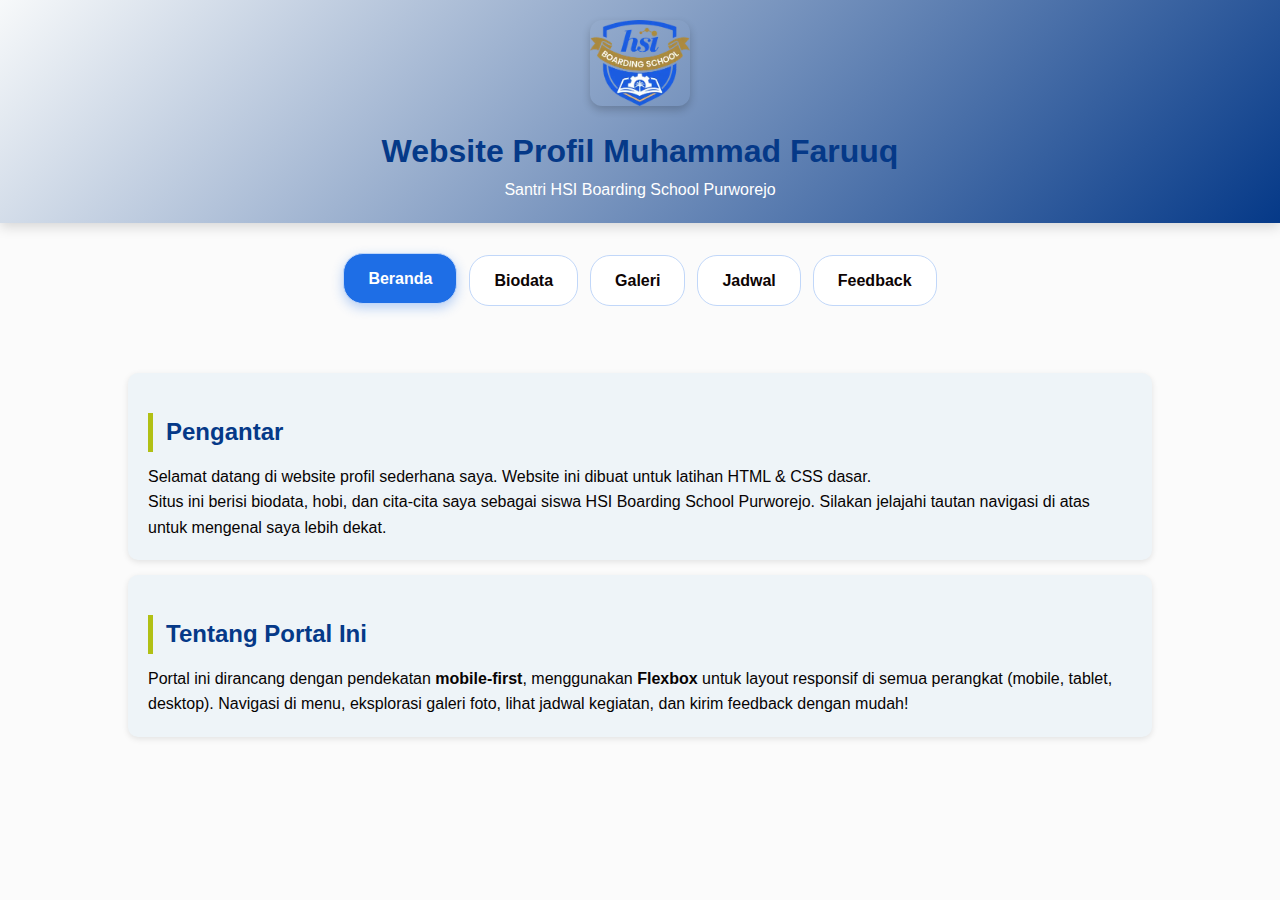
<file: index.html>
<!DOCTYPE html>
<html lang="id">
<head>
  <meta charset="UTF-8">
  <meta name="viewport" content="width=device-width, initial-scale=1.0">
  <title>Website Profil - Muhammad Faruuq</title>
  <link rel="stylesheet" href="style.css">
</head>
<body>
  <header>
    <img src="images/logo sma it hsi.webp" alt="Logo HSI" class="logo">
    <h1>Website Profil Muhammad Faruuq</h1>
    <p>Santri HSI Boarding School Purworejo</p>
  </header>

  <nav>
    <a href="index.html" class="active">Beranda</a>
    <a href="biodata.html">Biodata</a>
    <a href="galeri.html">Galeri</a>
    <a href="jadwal.html">Jadwal</a>
    <a href="feedback.html">Feedback</a>
  </nav>

  <main>
    <div class="card">
      <h2>Pengantar</h2>
      <p>Selamat datang di website profil sederhana saya. Website ini dibuat untuk latihan HTML & CSS dasar.</p>
      <p>Situs ini berisi biodata, hobi, dan cita-cita saya sebagai siswa HSI Boarding School Purworejo. Silakan jelajahi tautan navigasi di atas untuk mengenal saya lebih dekat.</p>
    </div>

    <div class="card">
      <h2 class="box-title">Tentang Portal Ini</h2>
      <p>Portal ini dirancang dengan pendekatan <strong>mobile-first</strong>, menggunakan <strong>Flexbox</strong> untuk layout responsif di semua perangkat (mobile, tablet, desktop). Navigasi di menu, eksplorasi galeri foto, lihat jadwal kegiatan, dan kirim feedback dengan mudah!</p>
    </div>
  </main>
</body>
</html>
</file>
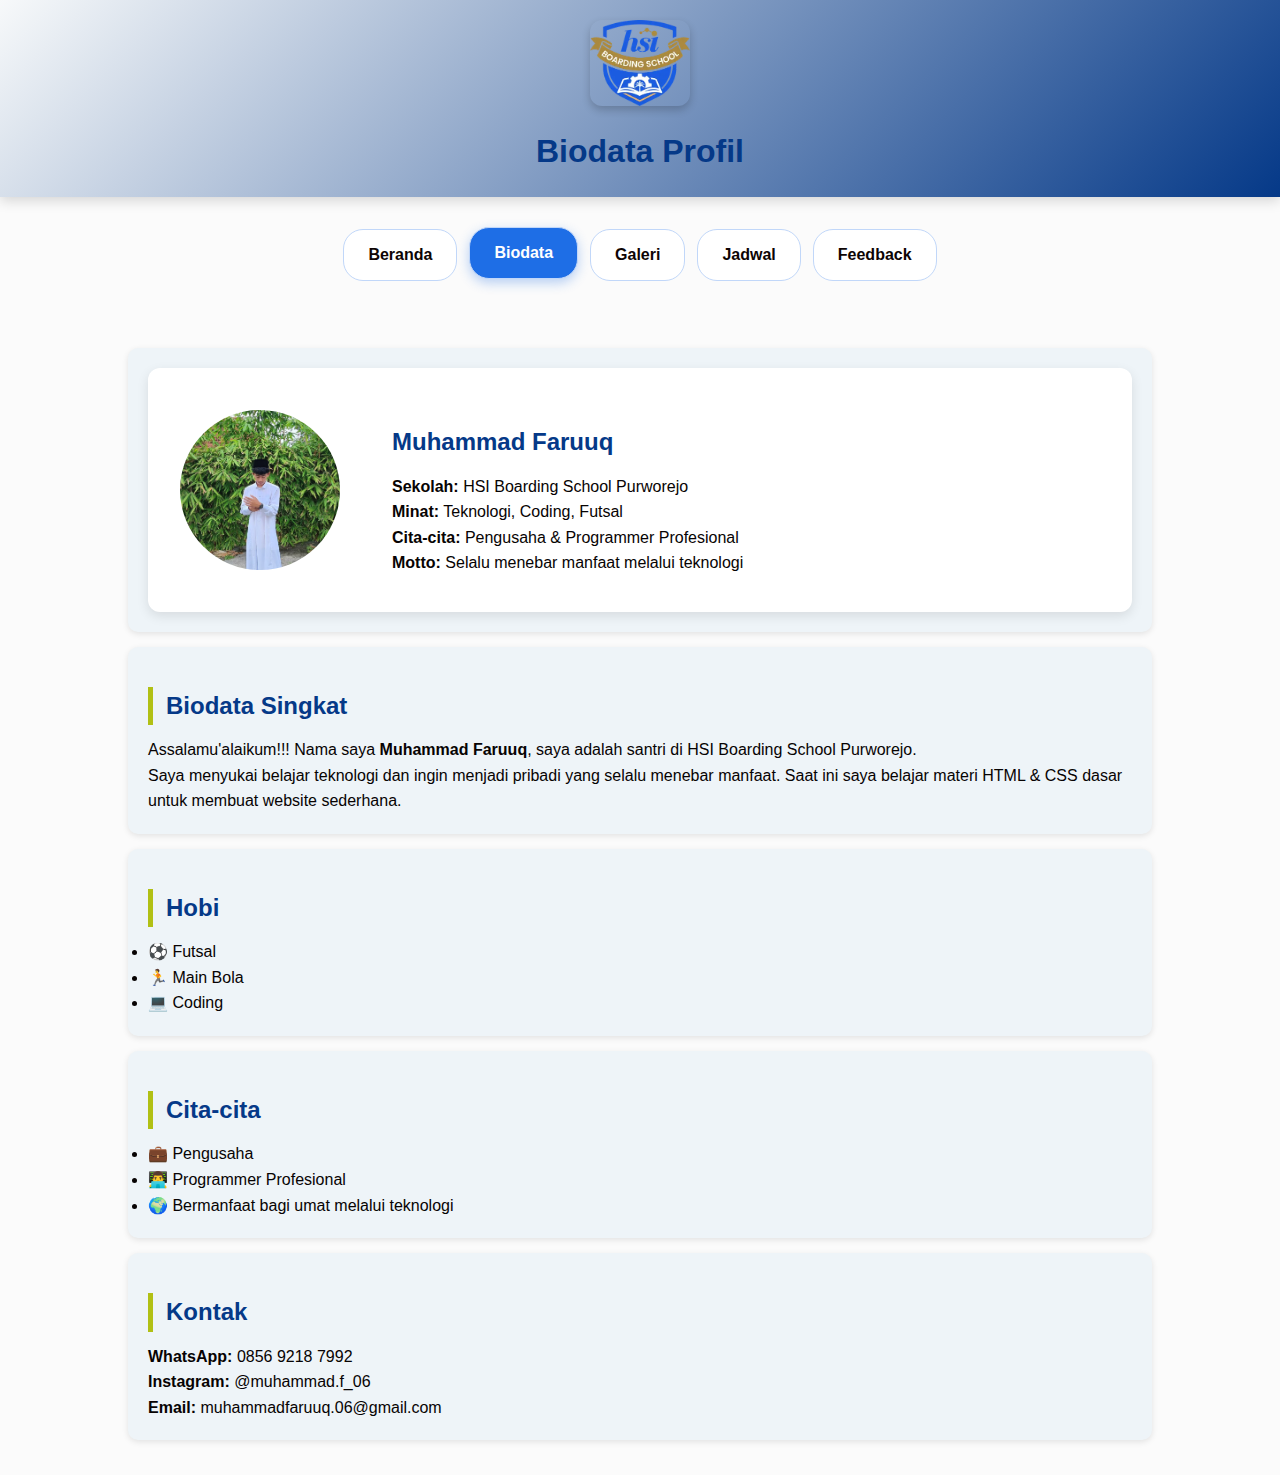
<file: biodata.html>
<!DOCTYPE html>
<html lang="id">
<head>
  <meta charset="UTF-8">
  <meta name="viewport" content="width=device-width, initial-scale=1.0">
  <title>Biodata - Muhammad Faruuq</title>
  <link rel="stylesheet" href="style.css">
</head>
<body>
  <header>
    <img src="images/logo sma it hsi.webp" alt="Logo HSI" class="logo">
    <h1>Biodata Profil</h1>
  </header>

  <nav>
    <a href="index.html">Beranda</a>
    <a href="biodata.html" class="active">Biodata</a>
    <a href="galeri.html">Galeri</a>
    <a href="jadwal.html">Jadwal</a>
    <a href="feedback.html">Feedback</a>
  </nav>

  <main>
    <div class="card">
      <!-- Profil Responsif: Stack di mobile, 2 kolom di tablet/desktop -->
      <div class="profile">
        <img src="images/photo_2025-10-03_19-41-43.jpg" alt="Foto Muhammad Faruuq" class="foto">
        <div class="profile-details">
          <h2>Muhammad Faruuq</h2>
          <p><strong>Sekolah:</strong> HSI Boarding School Purworejo</p>
          <p><strong>Minat:</strong> Teknologi, Coding, Futsal</p>
          <p><strong>Cita-cita:</strong> Pengusaha & Programmer Profesional</p>
          <p><strong>Motto:</strong> Selalu menebar manfaat melalui teknologi</p>
        </div>
      </div>
    </div>

    <div class="card">
      <h2>Biodata Singkat</h2>
      <p>Assalamu'alaikum!!! Nama saya <strong>Muhammad Faruuq</strong>, saya adalah santri di HSI Boarding School Purworejo.</p>
      <p>Saya menyukai belajar teknologi dan ingin menjadi pribadi yang selalu menebar manfaat. Saat ini saya belajar materi HTML & CSS dasar untuk membuat website sederhana.</p>
    </div>

    <div class="card">
      <h2>Hobi</h2>
      <ul>
        <li>⚽ Futsal</li>
        <li>🏃 Main Bola</li>
        <li>💻 Coding</li>
      </ul>
    </div>

    <div class="card">
      <h2>Cita-cita</h2>
      <ul>
        <li>💼 Pengusaha</li>
        <li>👨‍💻 Programmer Profesional</li>
        <li>🌍 Bermanfaat bagi umat melalui teknologi</li>
      </ul>
    </div>

    <div class="card">
      <h2>Kontak</h2>
      <p><strong>WhatsApp:</strong> 0856 9218 7992</p>
      <p><strong>Instagram:</strong> @muhammad.f_06</p>
      <p><strong>Email:</strong> muhammadfaruuq.06@gmail.com</p>
    </div>
  </main>
</body>
</html>
</file>
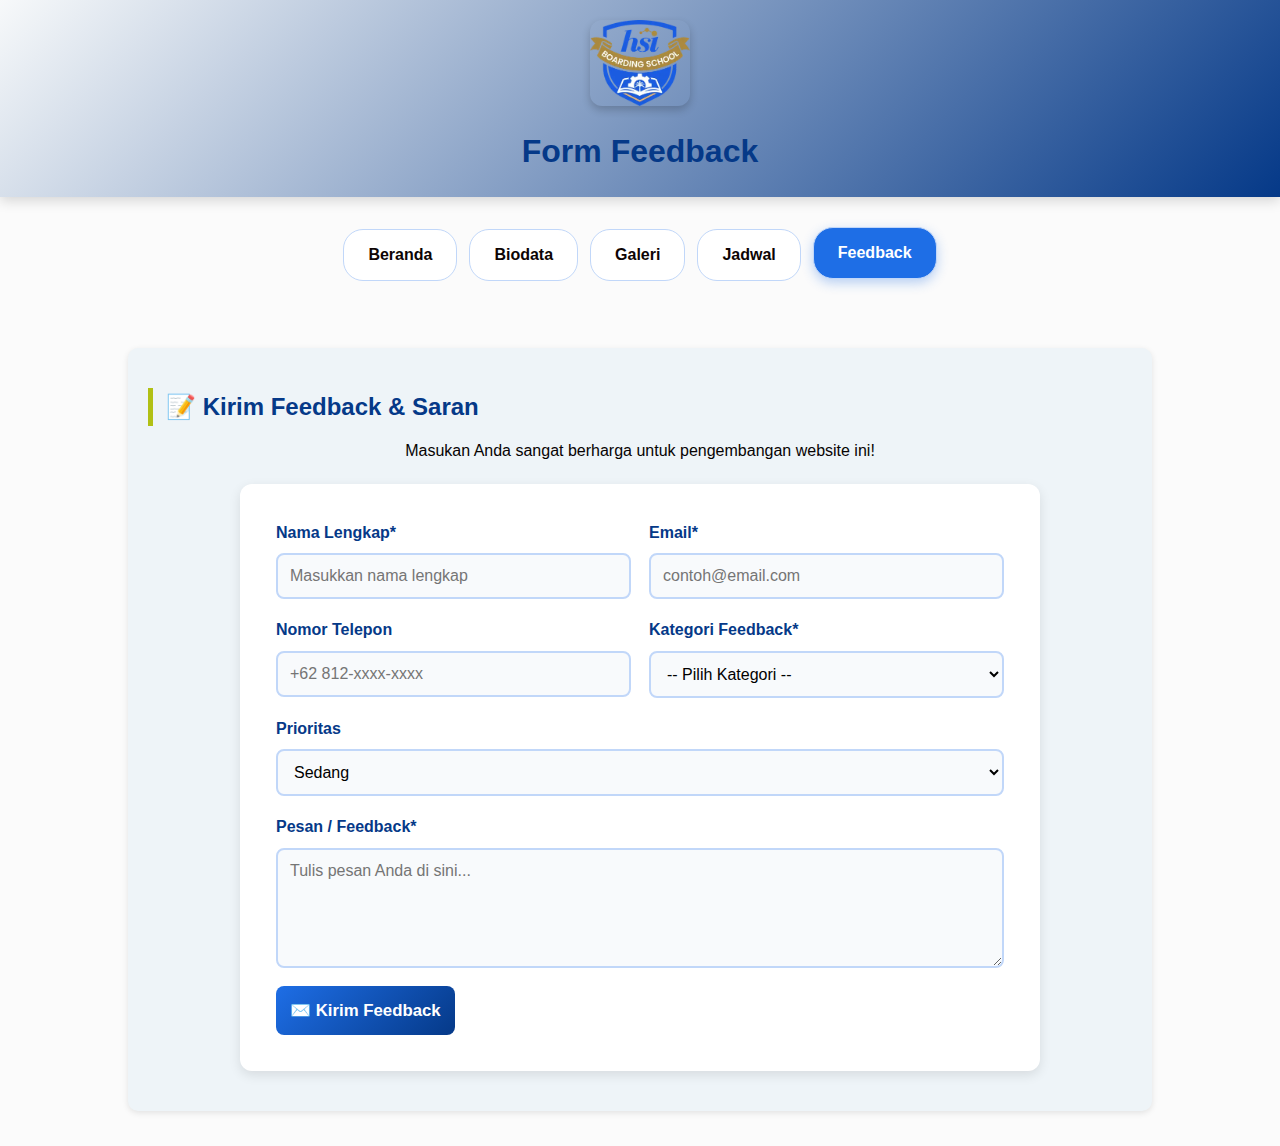
<file: feedback.html>
<!DOCTYPE html>
<html lang="id">
<head>
  <meta charset="UTF-8">
  <meta name="viewport" content="width=device-width, initial-scale=1.0">
  <title>Feedback - Muhammad Faruuq</title>
  <link rel="stylesheet" href="style.css">
</head>
<body>
  <header>
    <img src="images/logo sma it hsi.webp" alt="Logo HSI" class="logo">
    <h1>Form Feedback</h1>
  </header>

  <nav>
    <a href="index.html">Beranda</a>
    <a href="biodata.html">Biodata</a>
    <a href="galeri.html">Galeri</a>
    <a href="jadwal.html">Jadwal</a>
    <a href="feedback.html" class="active">Feedback</a>
  </nav>

  <main>
    <div class="card">
      <h2>📝 Kirim Feedback & Saran</h2>
      <p class="text-center">Masukan Anda sangat berharga untuk pengembangan website ini!</p>
      
      <!-- Form dengan validasi HTML dasar -->
      <form action="#" method="post">
        <div class="form-group">
          <label for="nama">Nama Lengkap*</label>
          <input type="text" id="nama" name="nama" placeholder="Masukkan nama lengkap" required>
        </div>
        
        <div class="form-group">
          <label for="email">Email*</label>
          <input type="email" id="email" name="email" placeholder="contoh@email.com" required>
        </div>
        
        <div class="form-group">
          <label for="telepon">Nomor Telepon</label>
          <input type="tel" id="telepon" name="telepon" placeholder="+62 812-xxxx-xxxx" pattern="[0-9+\-\s]+">
        </div>
        
        <div class="form-group">
          <label for="kategori">Kategori Feedback*</label>
          <select name="kategori" id="kategori" required>
            <option value="">-- Pilih Kategori --</option>
            <option value="kritik">Kritik</option>
            <option value="saran">Saran</option>
            <option value="dukungan">Dukungan</option>
            <option value="pertanyaan">Pertanyaan</option>
          </select>
        </div>
        
        <div class="form-group">
          <label for="prioritas">Prioritas</label>
          <select name="prioritas" id="prioritas">
            <option value="rendah">Rendah</option>
            <option value="sedang" selected>Sedang</option>
            <option value="tinggi">Tinggi</option>
          </select>
        </div>
        
        <!-- Textarea melebar penuh (class full-width di tablet/desktop) -->
        <div class="form-group full-width">
          <label for="pesan">Pesan / Feedback*</label>
          <textarea id="pesan" name="pesan" placeholder="Tulis pesan Anda di sini..." required minlength="10"></textarea>
        </div>
        
        <input type="submit" value="✉️ Kirim Feedback">
      </form>
    </div>
  </main>
</body>
</html>
</file>
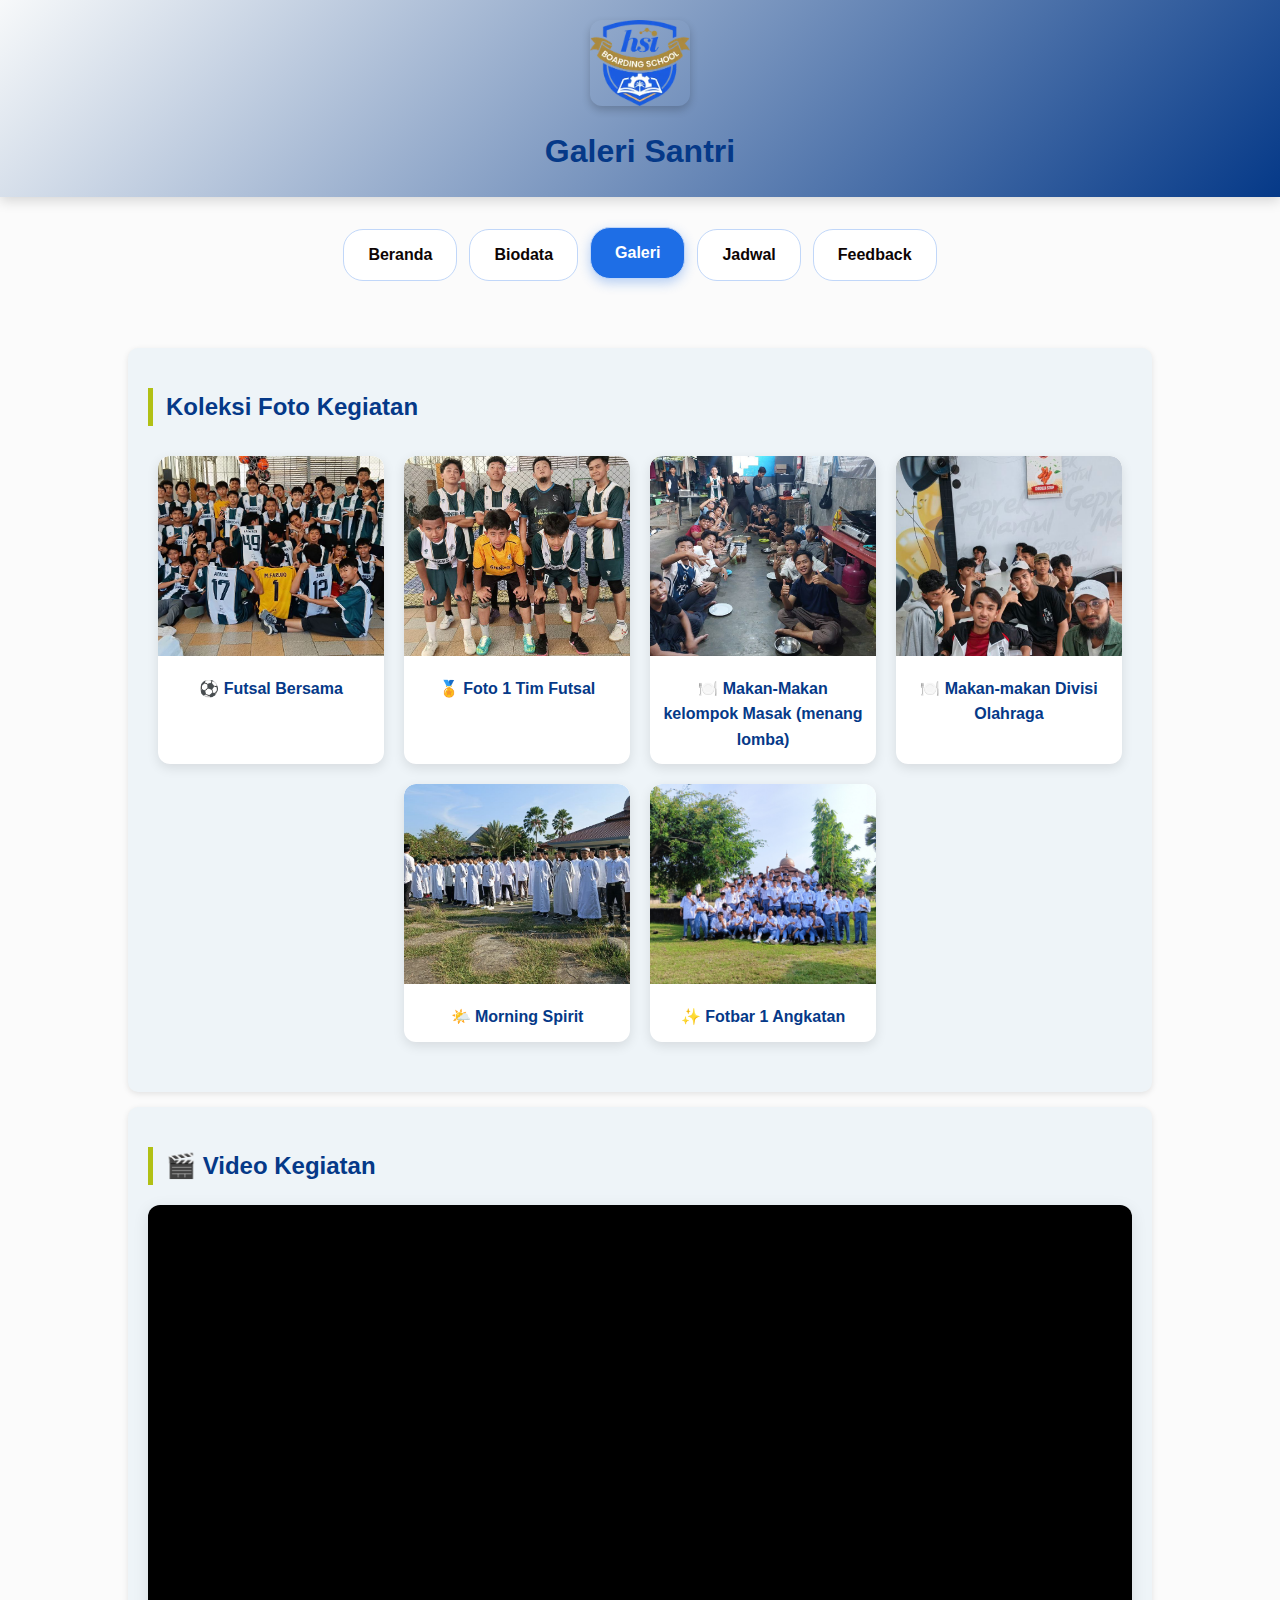
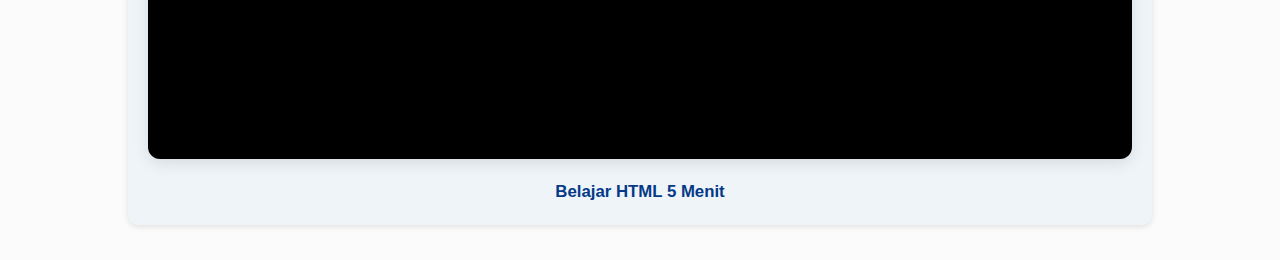
<file: galeri.html>
<!DOCTYPE html>
<html lang="id">
<head>
  <meta charset="UTF-8">
  <meta name="viewport" content="width=device-width, initial-scale=1.0">
  <title>Galeri - Muhammad Faruuq</title>
  <link rel="stylesheet" href="style.css">
</head>
<body>
  <header>
    <img src="images/logo sma it hsi.webp" alt="Logo HSI" class="logo">
    <h1>Galeri Santri</h1>
  </header>

  <nav>
    <a href="index.html">Beranda</a>
    <a href="biodata.html">Biodata</a>
    <a href="galeri.html" class="active">Galeri</a>
    <a href="jadwal.html">Jadwal</a>
    <a href="feedback.html">Feedback</a>
  </nav>

  <main>
    <div class="card">
      <h2>Koleksi Foto Kegiatan</h2>
      <!-- Galeri Flexbox: 1 kolom mobile, 2 kolom tablet, 3-4 kolom desktop -->
      <div class="galeri">
        <div class="galeri-item">
          <img src="images/photo_2025-10-03_19-43-27.jpg" alt="Futsal Bersama">
          <div class="caption">⚽ Futsal Bersama</div>
        </div>
        <div class="galeri-item">
          <img src="images/photo_2025-10-03_19-44-12.jpg" alt="Foto 1 tim futsal">
          <div class="caption">🏅 Foto 1 Tim Futsal</div>
          </div>
        <div class="galeri-item"> 
          <img src="images/photo_2025-10-07_20-22-23.jpg" alt="makan-makan kelompok masak">
          <div class="caption">🍽️ Makan-Makan kelompok Masak (menang lomba)</div>
        </div>
        <div class="galeri-item">
          <img src="images/photo_2025-11-02_18-48-06.jpg" alt="Praktik Coding">
          <div class="caption">🍽️ Makan-makan Divisi Olahraga </div>
        </div>
        <div class="galeri-item">
          <img src="images/photo_2025-10-07_20-23-33.jpg" alt="Kegiatan Morning Spirit">
          <div class="caption">🌤️ Morning Spirit</div>
        </div>
        <div class="galeri-item">
          <img src="images/photo_2025-10-20_08-04-42.jpg" alt="Fhoto 1 angkatan">
          <div class="caption">✨ Fotbar 1 Angkatan</div>
        </div>
      </div>
    </div>
    <!-- karya vidio -->
     <div class="card">
  <h2>🎬 Video Kegiatan</h2>
  <div class="video-responsive">
    <iframe
      src="https://www.youtube.com/embed/sBws8MSXN7A"
      title="Contoh Video Belajar HTML"
      frameborder="0"
      allow="accelerometer; autoplay; clipboard-write; encrypted-media; gyroscope; picture-in-picture"
      allowfullscreen>
    </iframe>
  </div>
  <p class="video-caption">Belajar HTML 5 Menit</p>
</div>
  </main>
</body>
</html>
</file>
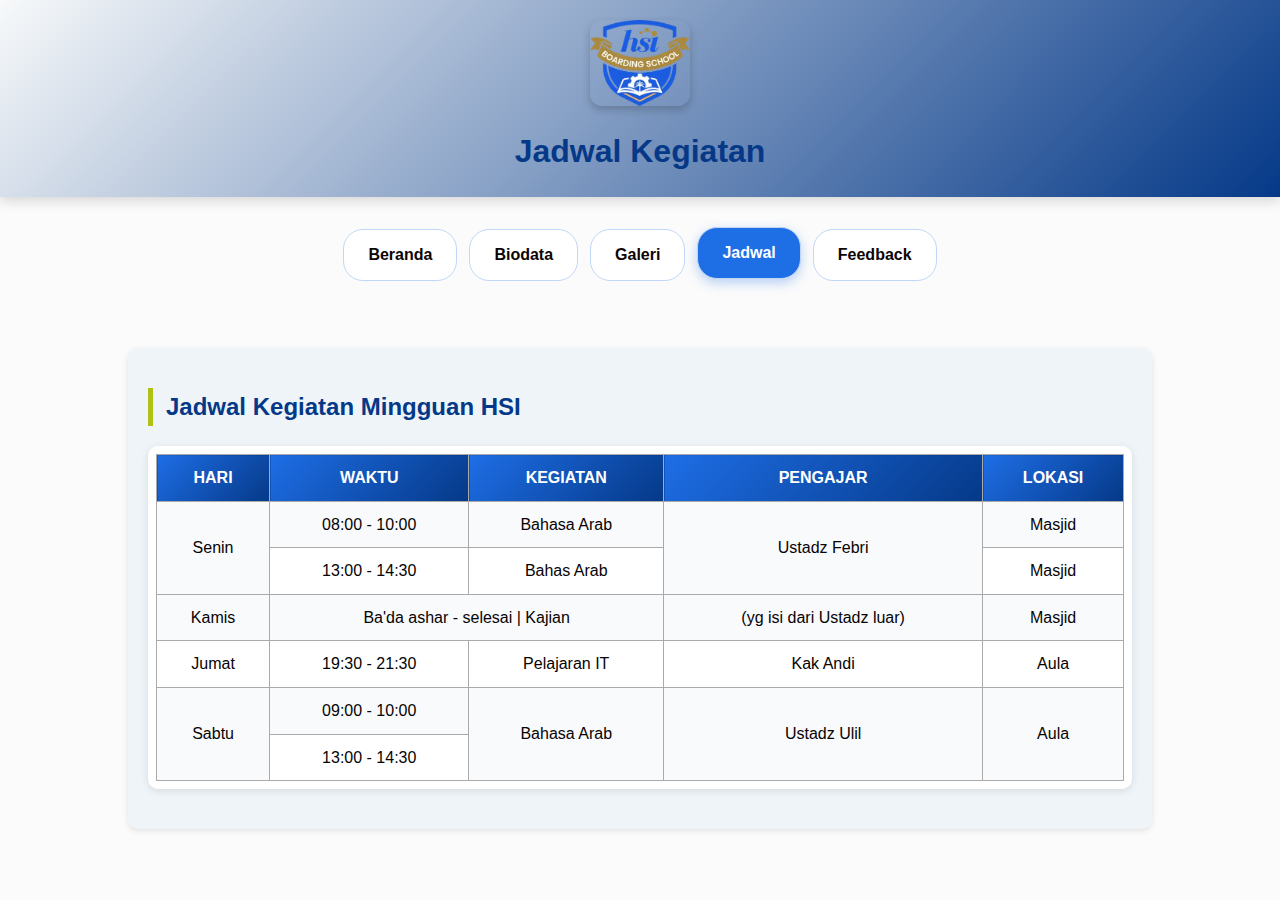
<file: jadwal.html>
<!DOCTYPE html>
<html lang="id">
<head>
  <meta charset="UTF-8">
  <meta name="viewport" content="width=device-width, initial-scale=1.0">
  <title>Jadwal - Muhammad Faruuq</title>
  <link rel="stylesheet" href="style.css">
</head>
<body>
  <header>
    <img src="images/logo sma it hsi.webp" alt="Logo HSI" class="logo">
    <h1>Jadwal Kegiatan</h1>
  </header>

  <nav>
    <a href="index.html">Beranda</a>
    <a href="biodata.html">Biodata</a>
    <a href="galeri.html">Galeri</a>
    <a href="jadwal.html" class="active">Jadwal</a>
    <a href="feedback.html">Feedback</a>
  </nav>

  <main>
    <div class="card">
      <h2>Jadwal Kegiatan Mingguan HSI</h2>
      <!-- Tabel dengan overflow-x auto di mobile -->
      <div class="table-wrap">
        <table>
          <thead>
            <tr>
              <th>Hari</th>
              <th>Waktu</th>
              <th>Kegiatan</th>
              <th>Pengajar</th>
              <th>Lokasi</th>
            </tr>
          </thead>
          <tbody>
            <!-- Rowspan: Senin 2 baris -->
            <tr>
              <td rowspan="2">Senin</td>
              <td>08:00 - 10:00</td>
              <td>Bahasa Arab</td>
              <td rowspan="2">Ustadz Febri</td>
              <td>Masjid</td>
            </tr>
            <tr>
              <td>13:00 - 14:30</td>
              <td>Bahas Arab</td>
              <td>Masjid </td>
            </tr>
            
            <!-- Colspan: Rabu -->
            <tr>
              <td>Kamis</td>
              <td colspan="2">Ba'da ashar - selesai | Kajian</td>
              <td>(yg isi dari Ustadz luar)</td>
              <td>Masjid </td>
            </tr>
            
            <!-- Jumat -->
            <tr>
              <td>Jumat</td>
              <td>19:30 - 21:30</td>
              <td>Pelajaran IT</td>
              <td>Kak Andi</td>
              <td>Aula</td>
            </tr>
            
            <!-- Sabtu dengan rowspan -->
            <tr>
              <td rowspan="2">Sabtu</td>
              <td>09:00 - 10:00</td>
              <td rowspan="2">Bahasa Arab</td>
              <td rowspan="2">Ustadz Ulil</td>
              <td rowspan="2">Aula</td>
            </tr>
            <tr>
              <td>13:00 - 14:30</td>
            </tr>
          </tbody>
        </table>
      </div>
    </div>
  </main>
</body>
</html>
</file>
<file: style.css>
/* ===========================
   RESET & BASE STYLES (MOBILE FIRST)
   =========================== */
* {
  margin: 0;
  padding: 0;
  box-sizing: border-box;
}

body {
  font-family: Arial, sans-serif;
  background: #fbfbfb;
  color: #070303;
  line-height: 1.6;
}

.container {
  max-width: 1200px;
  margin: 0 auto;
  padding: 16px;
}

/* ===========================
   HEADER & LOGO
   =========================== */
header {
  text-align: center;
  padding: 20px;
  background: linear-gradient(135deg, #f7f9fa 0%, #053988 100%);
  color: #fff;
  box-shadow: 0 4px 12px rgba(0,0,0,0.15);
}

.logo {
  width: 100px;
  border-radius: 12px;
  margin-bottom: 12px;
  box-shadow: 0 4px 8px rgba(0,0,0,0.2);
}

/* ===========================
   NAVIGASI FLEXBOX RESPONSIF
   =========================== */
nav {
  display: flex;
  flex-wrap: wrap; /* Responsif di mobile */
  justify-content: center;
  gap: 8px;
  margin: 20px 0;
  padding: 12px;
}

nav a {
  text-decoration: none;
  padding: 10px 18px;
  border-radius: 20px;
  background: #fff;
  color: #0d0404;
  border: 1px solid #c1d7f9;
  font-weight: 600;
  transition: all 0.3s ease;
}

nav a:hover,
nav a.active {
  background: #1e6ee6;
  color: #fff;
  transform: translateY(-2px);
  box-shadow: 0 4px 12px rgba(30,110,230,0.3);
}

/* ===========================
   MAIN CONTENT
   =========================== */
main {
  width: 90%;
  margin: auto;
  padding: 20px 0;
}

.card {
  background: #eef4f8;
  border-radius: 10px;
  padding: 20px;
  margin: 15px 0;
  box-shadow: 0 2px 6px rgba(0,0,0,0.1);
}

/* ===========================
   JUDUL DENGAN BORDER-LEFT
   =========================== */
h1, h2 {
  color: #053988;
}

h2 {
  border-left: 5px solid #b1c015;
  padding-left: 13px;
  margin: 20px 0 12px 0;
}

/* ===========================
   BIODATA/PROFIL RESPONSIF
   =========================== */
.profile {
  display: flex;
  flex-direction: column; /* Mobile: stack vertikal */
  align-items: center;
  gap: 20px;
  background: #fff;
  padding: 24px;
  border-radius: 12px;
  box-shadow: 0 4px 12px rgba(0,0,0,0.1);
}

/* Foto bulat di biodata */
.foto {
  border-radius: 50%;
  width: 120px;
  height: 120px;
  margin: 10px 0;
  object-fit: cover;
  transition: transform 0.3s; /* agar animasinya halus */
}

/* Efek hover pada parent .profile agar gambar ikut membesar */
.profile:hover .foto {
  transform: scale(1.08);
  box-shadow: 0 6px 20px rgba(30,110,230,0.15);
}

.profile-details {
  text-align: center;
}

.profile-details h2 {
  border-left: none;
  padding-left: 0;
  margin-bottom: 12px;
}

/* ===========================
   GALERI FLEXBOX RESPONSIF
   =========================== */
.galeri {
  display: flex;
  flex-wrap: wrap; /* Agar responsif */
  gap: 20px;
  justify-content: center;
  padding: 10px;
  margin: 20px 0;
}

.galeri-item {
  background: #fff;
  border-radius: 12px;
  overflow: hidden;
  box-shadow: 0 4px 12px rgba(0,0,0,0.1);
  width: 100%; /* Mobile: 1 kolom penuh */
  transition: transform 0.3s ease, box-shadow 0.3s ease;
}

.galeri-item:hover {
  transform: translateY(-8px);
  box-shadow: 0 8px 20px rgba(0,0,0,0.15);
}

.galeri-item img {
  width: 100%;
  height: 200px;
  object-fit: cover;
  border-radius: 12px 12px 0 0;
}

.galeri-item .caption {
  padding: 12px;
  text-align: center;
  font-weight: 600;
  color: #053988;
}
.video-responsive {
  position: relative;
  padding-bottom: 56.25%; /* 16:9 aspect ratio */
  height: 0;
  overflow: hidden;
  border-radius: 12px;
  box-shadow: 0 4px 16px rgba(0,0,0,0.10);
  background: #000;
  margin: 20px 0;
}

.video-responsive iframe {
  position: absolute;
  top: 0;
  left: 0;
  width: 100%;
  height: 100%;
  border-radius: 12px;
  border: none;
}

.video-caption {
  text-align: center;
  margin-top: 12px;
  font-weight: 600;
  color: #053988;
  font-size: 1.05em;
}


/* ===========================
   TABEL RESPONSIF
   =========================== */
.table-wrap {
  overflow-x: auto; /* Scroll horizontal di mobile */
  background: #fff;
  border-radius: 10px;
  box-shadow: 0 2px 8px rgba(0,0,0,0.1);
  margin: 20px 0;
  padding: 8px;
}

table {
  width: 100%;
  min-width: 600px;
  border-collapse: collapse;
}

table, th, td {
  border: 1px solid #aaa;
  text-align: center;
  padding: 10px;
}

th {
  background: linear-gradient(135deg, #1e6ee6 0%, #053988 100%);
  color: #fff;
  font-weight: 600;
  text-transform: uppercase;
}

td {
  background: #f8fafc;
}

tr:nth-child(even) td {
  background: #fff;
}

/* ===========================
   FORM FEEDBACK LENGKAP
   =========================== */
form {
  background: #fff;
  padding: 28px;
  border-radius: 12px;
  box-shadow: 0 4px 12px rgba(0,0,0,0.1);
  display: flex;
  flex-direction: column; /* Mobile: 1 kolom */
  gap: 18px;
}

.form-group {
  display: flex;
  flex-direction: column;
  gap: 8px;
}

label {
  font-weight: 600;
  color: #053988;
}

input, select, textarea {
  padding: 12px;
  border-radius: 8px;
  border: 2px solid #c1d7f9;
  font-size: 1em;
  font-family: inherit;
  background: #f8fafc;
  transition: border-color 0.3s ease, box-shadow 0.3s ease;
}

input:focus, select:focus, textarea:focus {
  outline: none;
  border-color: #1e6ee6;
  box-shadow: 0 0 0 3px rgba(30,110,230,0.15);
  background: #fff;
}

textarea {
  resize: vertical;
  min-height: 120px;
}

input[type="submit"] {
  background: linear-gradient(135deg, #1e6ee6 0%, #053988 100%);
  color: #fff;
  border: none;
  font-weight: 600;
  cursor: pointer;
  padding: 14px;
  font-size: 1.05em;
  transition: transform 0.3s ease, box-shadow 0.3s ease;
}

input[type="submit"]:hover {
  transform: translateY(-2px);
  box-shadow: 0 6px 16px rgba(30,110,230,0.4);
}

/* ===========================
   UTILITY CLASSES
   =========================== */
.text-center {
  text-align: center;
}

/* ===========================
   MEDIA QUERY: TABLET
   (600px - 1023px)
   =========================== */
@media (min-width: 600px) and (max-width: 1023px) {
  main {
    width: 85%;
  }

  nav {
    gap: 10px;
  }

  /* Profil: 2 kolom (foto kiri, teks kanan) */
  .profile {
    flex-direction: row;
    align-items: flex-start;
    text-align: left;
  }

  .foto {
    width: 140px;
    height: 140px;
    margin-right: 20px;
  }

  .profile-details {
    text-align: left;
  }

  /* Galeri: 2 kolom (50%-50%) */
  .galeri-item {
    width: calc(50% - 10px);
  }

  /* Form: 2 kolom */
  form {
    flex-direction: row;
    flex-wrap: wrap;
  }

  .form-group {
    flex: 1 1 calc(50% - 9px);
    min-width: 200px;
  }

  .form-group.full-width {
    flex: 1 1 100%;
  }
}

/* ===========================
   MEDIA QUERY: DESKTOP
   (1024px ke atas)
   =========================== */
@media (min-width: 1024px) {
  main {
    width: 80%;
  }

  nav {
    justify-content: center;
    gap: 12px;
  }

  nav a {
    padding: 12px 24px;
  }

  /* Profil: 2 kolom */
  .profile {
    flex-direction: row;
    align-items: center;
    text-align: left;
    padding: 32px;
  }

  .foto {
    width: 160px;
    height: 160px;
    margin-right: 32px;
  }

  .profile-details {
    text-align: left;
  }

  /* Galeri: 3-4 kolom */
  .galeri-item {
    width: calc(25% - 15px);
  }

  /* Form: 2 kolom dengan textarea penuh */
  form {
    flex-direction: row;
    flex-wrap: wrap;
    max-width: 800px;
    margin: 20px auto;
    padding: 36px;
  }

  .form-group {
    flex: 1 1 calc(50% - 9px);
    min-width: 250px;
  }

  .form-group.full-width {
    flex: 1 1 100%;
  }
}
</file>
